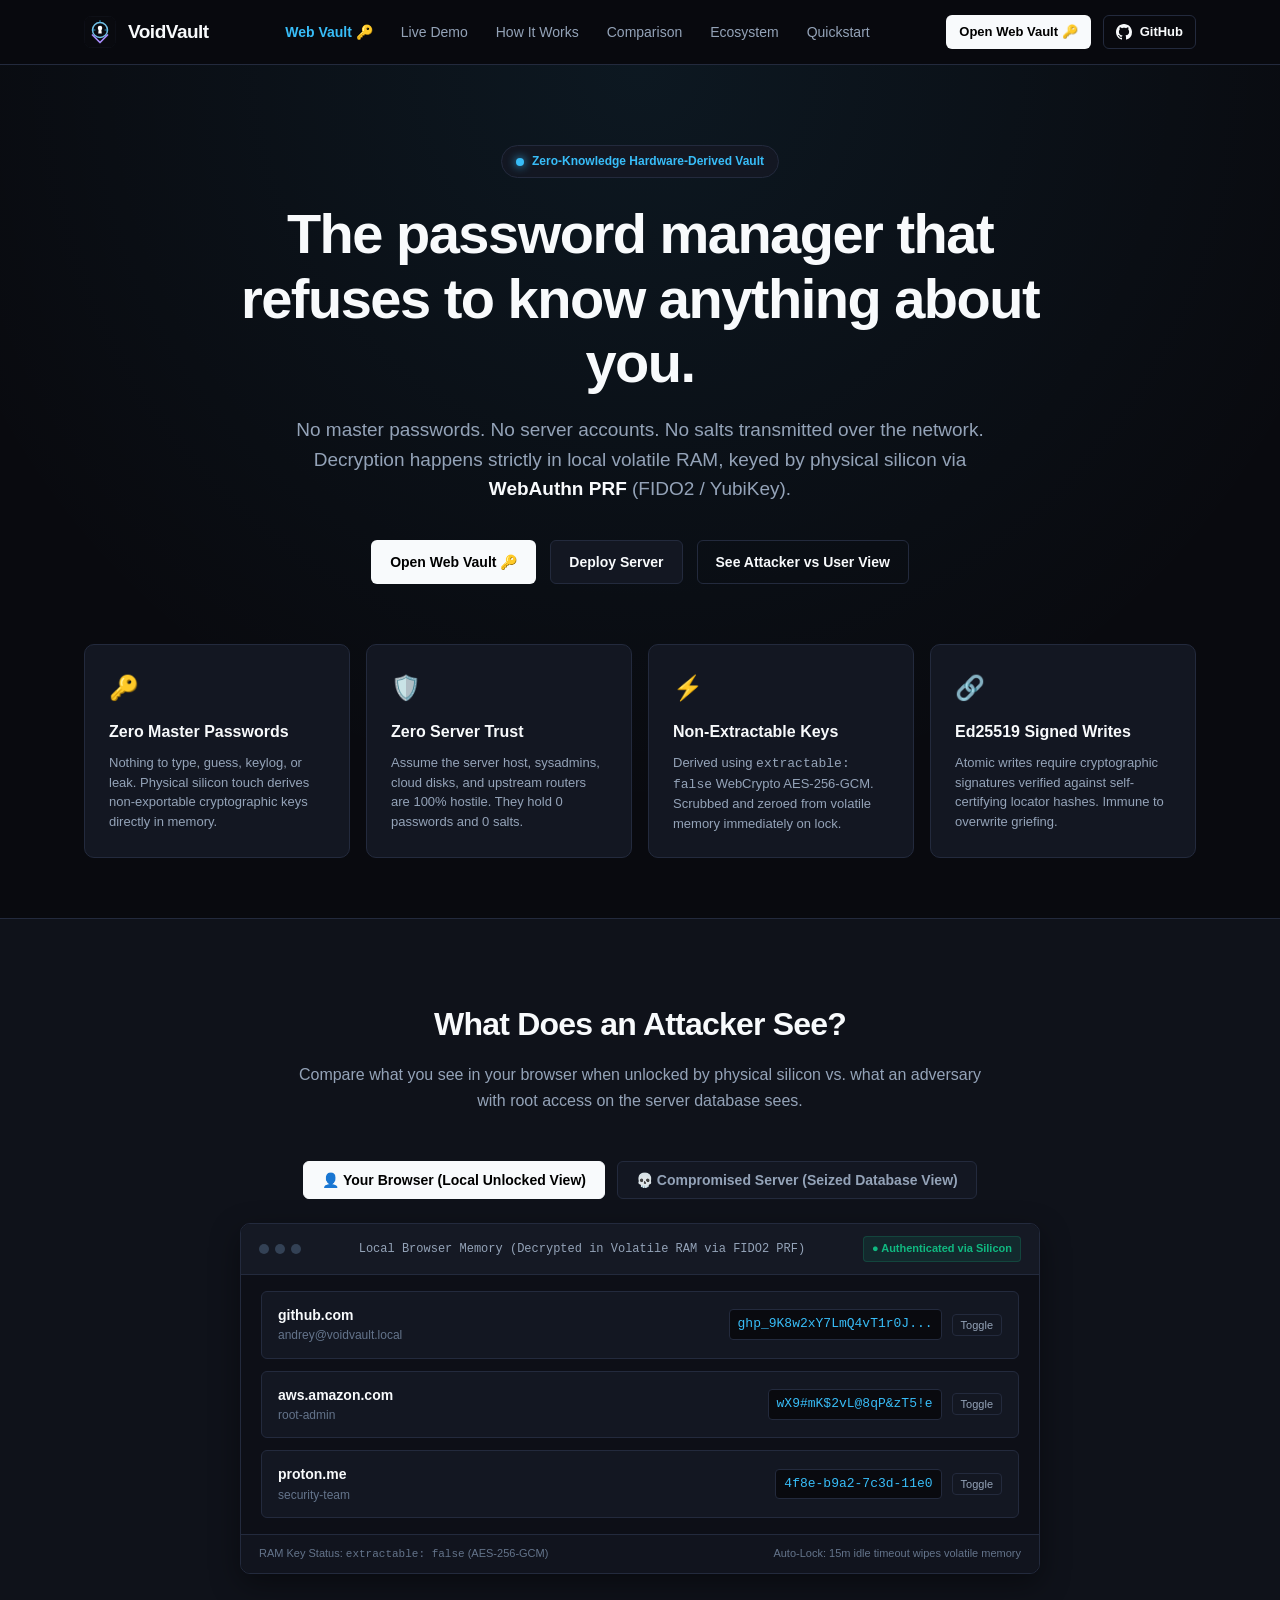
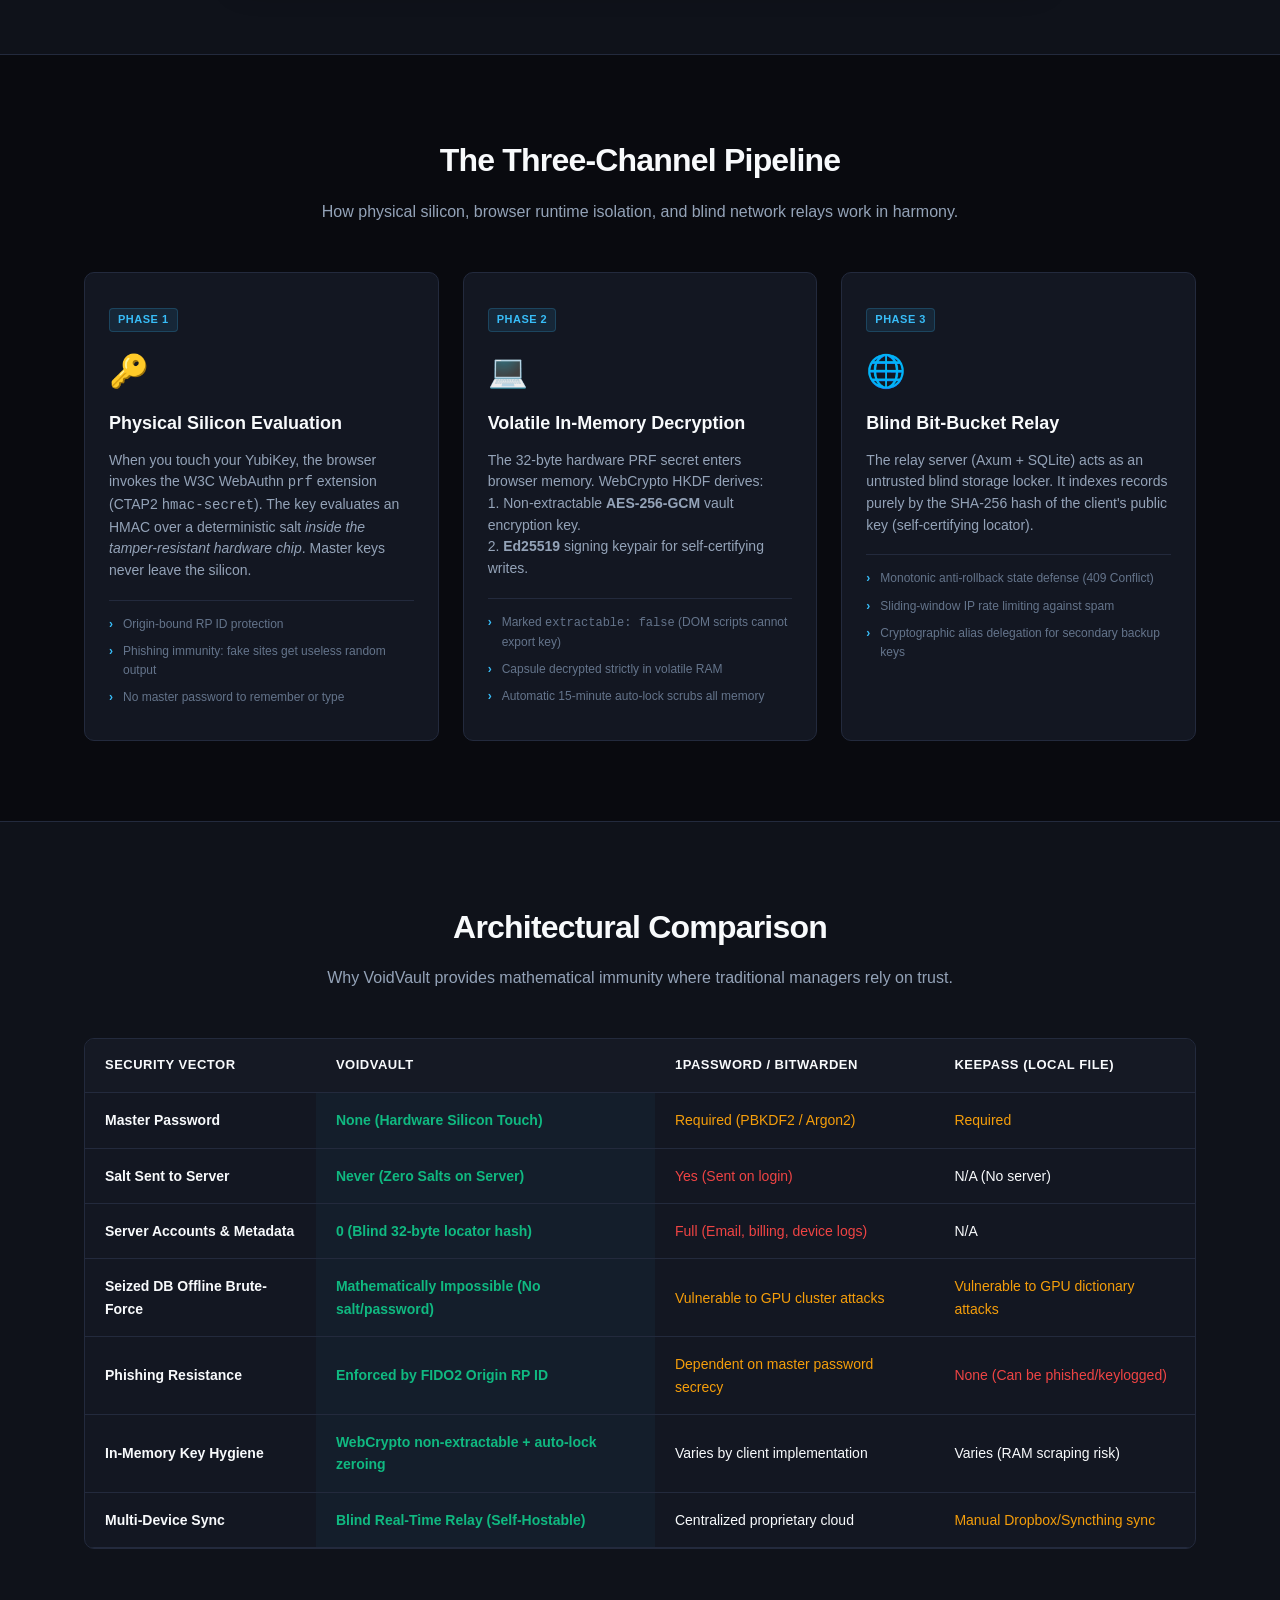
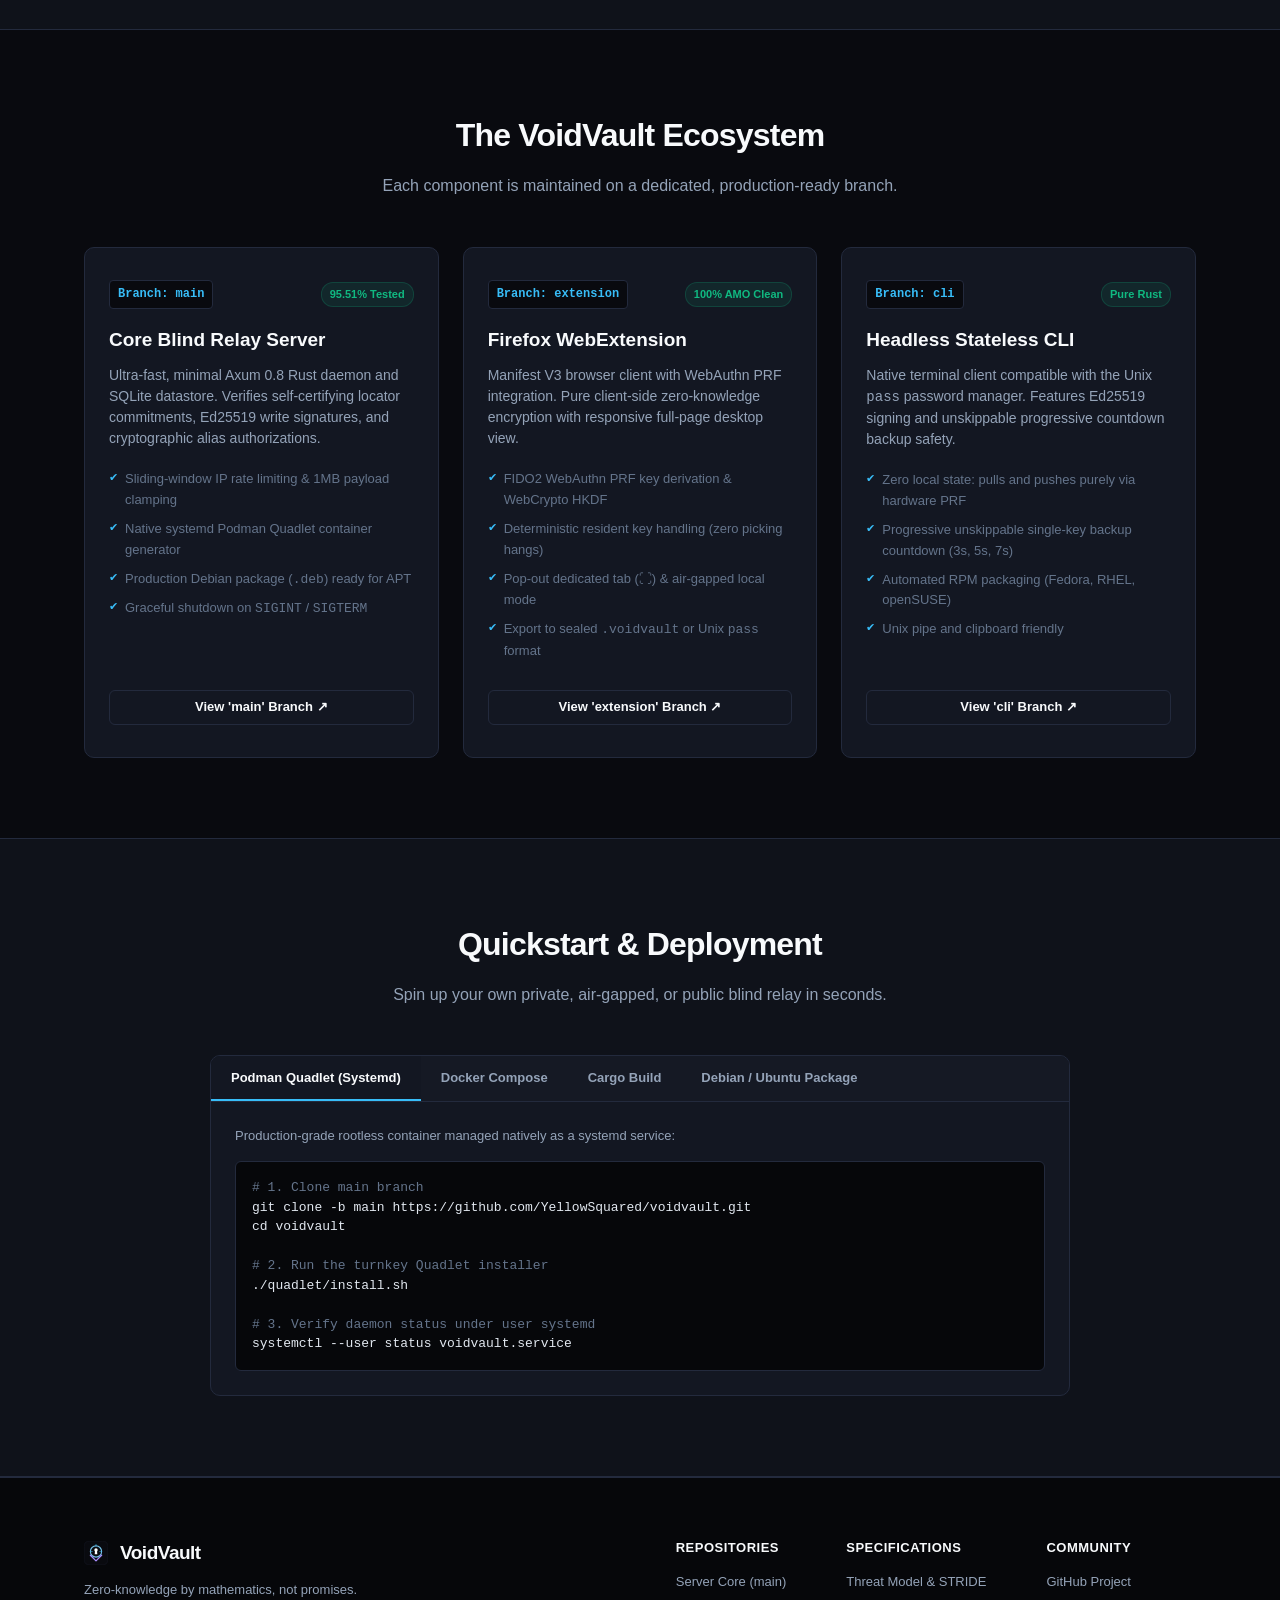
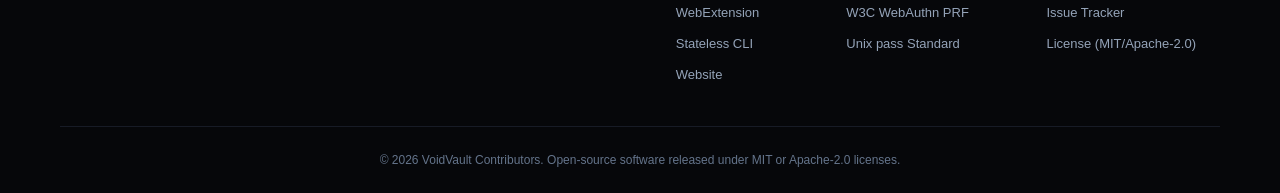
<file: index.html>
<!DOCTYPE html>
<html lang="en">
<head>
  <meta charset="UTF-8">
  <meta name="viewport" content="width=device-width, initial-scale=1.0">
  <title>VoidVault — Zero-Knowledge Hardware-Derived Vault</title>
  <meta name="description" content="Zero-knowledge password manager cryptographically bound to physical security key silicon. No master passwords, no server accounts, no salts over the wire.">
  <link rel="icon" type="image/svg+xml" href="assets/logo.svg">
  <link rel="stylesheet" href="style.css">
</head>
<body>
  <!-- Header & Navigation -->
  <header class="header">
    <div class="container nav-container">
      <a href="#" class="brand">
        <img src="assets/logo.svg" alt="VoidVault Logo" class="brand-logo" width="32" height="32">
        <span class="brand-name">VoidVault</span>
      </a>

      <nav class="nav-links">
        <a href="vault.html" style="color: var(--accent-cyan); font-weight: 600;">Web Vault 🔑</a>
        <a href="#simulator">Live Demo</a>
        <a href="#how-it-works">How It Works</a>
        <a href="#comparison">Comparison</a>
        <a href="#branches">Ecosystem</a>
        <a href="#quickstart">Quickstart</a>
      </nav>

      <div class="nav-actions">
        <a href="vault.html" class="btn btn-sm btn-primary">Open Web Vault 🔑</a>
        <a href="https://github.com/YellowSquared/voidvault" target="_blank" rel="noopener noreferrer" class="btn btn-sm btn-outline">
          <svg class="github-icon" viewBox="0 0 24 24" width="16" height="16" fill="currentColor">
            <path d="M12 0C5.37 0 0 5.37 0 12c0 5.31 3.435 9.795 8.205 11.385.6.105.825-.255.825-.57 0-.285-.015-1.23-.015-2.235-3.015.555-3.795-.735-4.035-1.41-.135-.345-.72-1.41-1.23-1.695-.42-.225-1.02-.78-.015-.795.945-.015 1.62.87 1.845 1.23 1.08 1.815 2.805 1.305 3.495.99.105-.78.42-1.305.765-1.605-2.67-.3-5.46-1.335-5.46-5.925 0-1.305.465-2.385 1.23-3.225-.12-.3-.54-1.53.12-3.18 0 0 1.005-.315 3.3 1.23.96-.27 1.98-.405 3-.405s2.04.135 3 .405c2.295-1.56 3.3-1.23 3.3-1.23.66 1.65.24 2.88.12 3.18.765.84 1.23 1.905 1.23 3.225 0 4.605-2.805 5.625-5.475 5.925.435.375.81 1.095.81 2.22 0 1.605-.015 2.895-.015 3.3 0 .315.225.69.825.57A12.02 12.02 0 0024 12c0-6.63-5.37-12-12-12z"/>
          </svg>
          <span>GitHub</span>
        </a>
      </div>
    </div>
  </header>

  <!-- Hero Section -->
  <section class="hero">
    <div class="container hero-container">
      <div class="badge-pill">
        <span class="pulse-dot"></span>
        <span>Zero-Knowledge Hardware-Derived Vault</span>
      </div>

      <h1 class="hero-title">
        The password manager that refuses to know anything about you.
      </h1>

      <p class="hero-subtitle">
        No master passwords. No server accounts. No salts transmitted over the network.
        Decryption happens strictly in local volatile RAM, keyed by physical silicon via <strong>WebAuthn PRF</strong> (FIDO2 / YubiKey).
      </p>

      <div class="hero-cta-group">
        <a href="vault.html" class="btn btn-primary">Open Web Vault 🔑</a>
        <a href="#quickstart" class="btn btn-secondary">Deploy Server</a>
        <a href="#simulator" class="btn btn-outline">See Attacker vs User View</a>
      </div>

      <!-- Trust Invariants Highlights -->
      <div class="invariants-grid">
        <div class="invariant-card">
          <div class="card-icon">🔑</div>
          <h3>Zero Master Passwords</h3>
          <p>Nothing to type, guess, keylog, or leak. Physical silicon touch derives non-exportable cryptographic keys directly in memory.</p>
        </div>
        <div class="invariant-card">
          <div class="card-icon">🛡️</div>
          <h3>Zero Server Trust</h3>
          <p>Assume the server host, sysadmins, cloud disks, and upstream routers are 100% hostile. They hold 0 passwords and 0 salts.</p>
        </div>
        <div class="invariant-card">
          <div class="card-icon">⚡</div>
          <h3>Non-Extractable Keys</h3>
          <p>Derived using <code>extractable: false</code> WebCrypto AES-256-GCM. Scrubbed and zeroed from volatile memory immediately on lock.</p>
        </div>
        <div class="invariant-card">
          <div class="card-icon">🔗</div>
          <h3>Ed25519 Signed Writes</h3>
          <p>Atomic writes require cryptographic signatures verified against self-certifying locator hashes. Immune to overwrite griefing.</p>
        </div>
      </div>
    </div>
  </section>

  <!-- Interactive Simulator: User View vs Attacker View -->
  <section id="simulator" class="section simulator-section">
    <div class="container">
      <div class="section-header">
        <h2 class="section-title">What Does an Attacker See?</h2>
        <p class="section-desc">
          Compare what you see in your browser when unlocked by physical silicon vs. what an adversary with root access on the server database sees.
        </p>
      </div>

      <div class="simulator-controls">
        <button id="btn-view-client" class="sim-toggle active">
          👤 Your Browser (Local Unlocked View)
        </button>
        <button id="btn-view-attacker" class="sim-toggle">
          💀 Compromised Server (Seized Database View)
        </button>
      </div>

      <div class="simulator-display">
        <!-- Client View Panel -->
        <div id="panel-client" class="sim-panel">
          <div class="panel-header">
            <div class="terminal-dots">
              <span></span><span></span><span></span>
            </div>
            <div class="panel-title">Local Browser Memory (Decrypted in Volatile RAM via FIDO2 PRF)</div>
            <span class="status-tag status-secure">● Authenticated via Silicon</span>
          </div>
          <div class="vault-mock-list">
            <div class="vault-mock-item">
              <div class="mock-info">
                <span class="mock-domain">github.com</span>
                <span class="mock-user">andrey@voidvault.local</span>
              </div>
              <div class="mock-secret">
                <code id="pwd-github">ghp_9K8w2xY7LmQ4vT1r0J...</code>
                <button class="btn-copy-mock" onclick="togglePasswordVisibility('pwd-github')">Toggle</button>
              </div>
            </div>
            <div class="vault-mock-item">
              <div class="mock-info">
                <span class="mock-domain">aws.amazon.com</span>
                <span class="mock-user">root-admin</span>
              </div>
              <div class="mock-secret">
                <code id="pwd-aws">wX9#mK$2vL@8qP&amp;zT5!e</code>
                <button class="btn-copy-mock" onclick="togglePasswordVisibility('pwd-aws')">Toggle</button>
              </div>
            </div>
            <div class="vault-mock-item">
              <div class="mock-info">
                <span class="mock-domain">proton.me</span>
                <span class="mock-user">security-team</span>
              </div>
              <div class="mock-secret">
                <code id="pwd-proton">4f8e-b9a2-7c3d-11e0</code>
                <button class="btn-copy-mock" onclick="togglePasswordVisibility('pwd-proton')">Toggle</button>
              </div>
            </div>
          </div>
          <div class="panel-footer">
            <span>RAM Key Status: <code>extractable: false</code> (AES-256-GCM)</span>
            <span>Auto-Lock: 15m idle timeout wipes volatile memory</span>
          </div>
        </div>

        <!-- Attacker View Panel -->
        <div id="panel-attacker" class="sim-panel hidden">
          <div class="panel-header">
            <div class="terminal-dots">
              <span></span><span></span><span></span>
            </div>
            <div class="panel-title">Server Host SQLite Store (<code>voidvault.db</code> / Seized Cloud Disk)</div>
            <span class="status-tag status-adversary">● Full Host Compromise</span>
          </div>
          <div class="adversary-content">
            <div class="db-stat-grid">
              <div class="db-stat">
                <span class="stat-num">0</span>
                <span class="stat-lbl">Master Passwords</span>
              </div>
              <div class="db-stat">
                <span class="stat-num">0</span>
                <span class="stat-lbl">Cryptographic Salts</span>
              </div>
              <div class="db-stat">
                <span class="stat-num">0</span>
                <span class="stat-lbl">User Accounts / Emails</span>
              </div>
              <div class="db-stat">
                <span class="stat-num">0</span>
                <span class="stat-lbl">Plaintext Domains</span>
              </div>
            </div>
            <div class="raw-db-record">
              <div class="db-row-label">SELECT locator, version, capsule FROM vault_records LIMIT 1;</div>
              <pre><code>{
  "locator": "7b8e1f4a9b2c3d4e5f60718293a4b5c6d7e8f901a2b3c4d5e6f708192a3b4c5d",
  "version": 4,
  "ciphertext": "z8A3+vK2lQ0j9X1mP8...[1,420 bytes of cryptographically random noise]...",
  "blake3_digest": "4c9d8a1e2f3b0c4a5e6d7f8a9b0c1d2e",
  "signing_public_key": "e3b0c44298fc1c149afbf4c8996fb92427ae41e4649b934ca495991b7852b855"
}</code></pre>
            </div>
            <p class="adversary-conclusion">
              ⚠️ <strong>Result:</strong> Mathematically unbreakable noise. Because the server never receives a salt, a password hash, or an identity, an attacker cannot even initiate an offline dictionary or GPU brute-force attack.
            </p>
          </div>
        </div>
      </div>
    </div>
  </section>

  <!-- How It Works Architecture Pipeline -->
  <section id="how-it-works" class="section">
    <div class="container">
      <div class="section-header">
        <h2 class="section-title">The Three-Channel Pipeline</h2>
        <p class="section-desc">How physical silicon, browser runtime isolation, and blind network relays work in harmony.</p>
      </div>

      <div class="pipeline-grid">
        <div class="pipeline-step">
          <div class="step-badge">Phase 1</div>
          <div class="step-icon">🔑</div>
          <h3>Physical Silicon Evaluation</h3>
          <p>
            When you touch your YubiKey, the browser invokes the W3C WebAuthn <code>prf</code> extension (CTAP2 <code>hmac-secret</code>).
            The key evaluates an HMAC over a deterministic salt <em>inside the tamper-resistant hardware chip</em>.
            Master keys never leave the silicon.
          </p>
          <ul class="step-specs">
            <li>Origin-bound RP ID protection</li>
            <li>Phishing immunity: fake sites get useless random output</li>
            <li>No master password to remember or type</li>
          </ul>
        </div>

        <div class="pipeline-step">
          <div class="step-badge">Phase 2</div>
          <div class="step-icon">💻</div>
          <h3>Volatile In-Memory Decryption</h3>
          <p>
            The 32-byte hardware PRF secret enters browser memory. WebCrypto HKDF derives:
            <br>1. Non-extractable <strong>AES-256-GCM</strong> vault encryption key.
            <br>2. <strong>Ed25519</strong> signing keypair for self-certifying writes.
          </p>
          <ul class="step-specs">
            <li>Marked <code>extractable: false</code> (DOM scripts cannot export key)</li>
            <li>Capsule decrypted strictly in volatile RAM</li>
            <li>Automatic 15-minute auto-lock scrubs all memory</li>
          </ul>
        </div>

        <div class="pipeline-step">
          <div class="step-badge">Phase 3</div>
          <div class="step-icon">🌐</div>
          <h3>Blind Bit-Bucket Relay</h3>
          <p>
            The relay server (Axum + SQLite) acts as an untrusted blind storage locker.
            It indexes records purely by the SHA-256 hash of the client's public key (self-certifying locator).
          </p>
          <ul class="step-specs">
            <li>Monotonic anti-rollback state defense (409 Conflict)</li>
            <li>Sliding-window IP rate limiting against spam</li>
            <li>Cryptographic alias delegation for secondary backup keys</li>
          </ul>
        </div>
      </div>
    </div>
  </section>

  <!-- Comparison Matrix -->
  <section id="comparison" class="section comparison-section">
    <div class="container">
      <div class="section-header">
        <h2 class="section-title">Architectural Comparison</h2>
        <p class="section-desc">Why VoidVault provides mathematical immunity where traditional managers rely on trust.</p>
      </div>

      <div class="table-wrapper">
        <table class="comparison-table">
          <thead>
            <tr>
              <th>Security Vector</th>
              <th class="col-highlight">VoidVault</th>
              <th>1Password / Bitwarden</th>
              <th>KeePass (Local File)</th>
            </tr>
          </thead>
          <tbody>
            <tr>
              <td><strong>Master Password</strong></td>
              <td class="col-highlight text-success">None (Hardware Silicon Touch)</td>
              <td class="text-warning">Required (PBKDF2 / Argon2)</td>
              <td class="text-warning">Required</td>
            </tr>
            <tr>
              <td><strong>Salt Sent to Server</strong></td>
              <td class="col-highlight text-success">Never (Zero Salts on Server)</td>
              <td class="text-danger">Yes (Sent on login)</td>
              <td>N/A (No server)</td>
            </tr>
            <tr>
              <td><strong>Server Accounts &amp; Metadata</strong></td>
              <td class="col-highlight text-success">0 (Blind 32-byte locator hash)</td>
              <td class="text-danger">Full (Email, billing, device logs)</td>
              <td>N/A</td>
            </tr>
            <tr>
              <td><strong>Seized DB Offline Brute-Force</strong></td>
              <td class="col-highlight text-success">Mathematically Impossible (No salt/password)</td>
              <td class="text-warning">Vulnerable to GPU cluster attacks</td>
              <td class="text-warning">Vulnerable to GPU dictionary attacks</td>
            </tr>
            <tr>
              <td><strong>Phishing Resistance</strong></td>
              <td class="col-highlight text-success">Enforced by FIDO2 Origin RP ID</td>
              <td class="text-warning">Dependent on master password secrecy</td>
              <td class="text-danger">None (Can be phished/keylogged)</td>
            </tr>
            <tr>
              <td><strong>In-Memory Key Hygiene</strong></td>
              <td class="col-highlight text-success">WebCrypto non-extractable + auto-lock zeroing</td>
              <td>Varies by client implementation</td>
              <td>Varies (RAM scraping risk)</td>
            </tr>
            <tr>
              <td><strong>Multi-Device Sync</strong></td>
              <td class="col-highlight text-success">Blind Real-Time Relay (Self-Hostable)</td>
              <td>Centralized proprietary cloud</td>
              <td class="text-warning">Manual Dropbox/Syncthing sync</td>
            </tr>
          </tbody>
        </table>
      </div>
    </div>
  </section>

  <!-- Repository Ecosystem & Branches -->
  <section id="branches" class="section">
    <div class="container">
      <div class="section-header">
        <h2 class="section-title">The VoidVault Ecosystem</h2>
        <p class="section-desc">Each component is maintained on a dedicated, production-ready branch.</p>
      </div>

      <div class="branches-grid">
        <div class="branch-card">
          <div class="branch-header">
            <span class="branch-tag">Branch: main</span>
            <span class="branch-cov">95.51% Tested</span>
          </div>
          <h3>Core Blind Relay Server</h3>
          <p>
            Ultra-fast, minimal Axum 0.8 Rust daemon and SQLite datastore.
            Verifies self-certifying locator commitments, Ed25519 write signatures, and cryptographic alias authorizations.
          </p>
          <ul class="branch-features">
            <li>Sliding-window IP rate limiting &amp; 1MB payload clamping</li>
            <li>Native systemd Podman Quadlet container generator</li>
            <li>Production Debian package (<code>.deb</code>) ready for APT</li>
            <li>Graceful shutdown on <code>SIGINT</code> / <code>SIGTERM</code></li>
          </ul>
          <a href="https://github.com/YellowSquared/voidvault/tree/main" target="_blank" rel="noopener noreferrer" class="btn btn-sm btn-outline">
            View 'main' Branch ↗
          </a>
        </div>

        <div class="branch-card">
          <div class="branch-header">
            <span class="branch-tag">Branch: extension</span>
            <span class="branch-cov">100% AMO Clean</span>
          </div>
          <h3>Firefox WebExtension</h3>
          <p>
            Manifest V3 browser client with WebAuthn PRF integration.
            Pure client-side zero-knowledge encryption with responsive full-page desktop view.
          </p>
          <ul class="branch-features">
            <li>FIDO2 WebAuthn PRF key derivation &amp; WebCrypto HKDF</li>
            <li>Deterministic resident key handling (zero picking hangs)</li>
            <li>Pop-out dedicated tab (<code>⛶</code>) &amp; air-gapped local mode</li>
            <li>Export to sealed <code>.voidvault</code> or Unix <code>pass</code> format</li>
          </ul>
          <a href="https://github.com/YellowSquared/voidvault/tree/extension" target="_blank" rel="noopener noreferrer" class="btn btn-sm btn-outline">
            View 'extension' Branch ↗
          </a>
        </div>

        <div class="branch-card">
          <div class="branch-header">
            <span class="branch-tag">Branch: cli</span>
            <span class="branch-cov">Pure Rust</span>
          </div>
          <h3>Headless Stateless CLI</h3>
          <p>
            Native terminal client compatible with the Unix <code>pass</code> password manager.
            Features Ed25519 signing and unskippable progressive countdown backup safety.
          </p>
          <ul class="branch-features">
            <li>Zero local state: pulls and pushes purely via hardware PRF</li>
            <li>Progressive unskippable single-key backup countdown (3s, 5s, 7s)</li>
            <li>Automated RPM packaging (Fedora, RHEL, openSUSE)</li>
            <li>Unix pipe and clipboard friendly</li>
          </ul>
          <a href="https://github.com/YellowSquared/voidvault/tree/cli" target="_blank" rel="noopener noreferrer" class="btn btn-sm btn-outline">
            View 'cli' Branch ↗
          </a>
        </div>
      </div>
    </div>
  </section>

  <!-- Quickstart Guide -->
  <section id="quickstart" class="section quickstart-section">
    <div class="container">
      <div class="section-header">
        <h2 class="section-title">Quickstart &amp; Deployment</h2>
        <p class="section-desc">Spin up your own private, air-gapped, or public blind relay in seconds.</p>
      </div>

      <div class="tabs-container">
        <div class="tabs-nav">
          <button class="tab-btn active" onclick="showTab('tab-quadlet')">Podman Quadlet (Systemd)</button>
          <button class="tab-btn" onclick="showTab('tab-docker')">Docker Compose</button>
          <button class="tab-btn" onclick="showTab('tab-cargo')">Cargo Build</button>
          <button class="tab-btn" onclick="showTab('tab-deb')">Debian / Ubuntu Package</button>
        </div>

        <div id="tab-quadlet" class="tab-content active">
          <p class="tab-info">Production-grade rootless container managed natively as a systemd service:</p>
          <pre><code><span class="code-comment"># 1. Clone main branch</span>
git clone -b main https://github.com/YellowSquared/voidvault.git
cd voidvault

<span class="code-comment"># 2. Run the turnkey Quadlet installer</span>
./quadlet/install.sh

<span class="code-comment"># 3. Verify daemon status under user systemd</span>
systemctl --user status voidvault.service</code></pre>
        </div>

        <div id="tab-docker" class="tab-content">
          <p class="tab-info">Standard Docker container with persistent SQLite volume:</p>
          <pre><code><span class="code-comment"># 1. Clone main branch</span>
git clone -b main https://github.com/YellowSquared/voidvault.git
cd voidvault

<span class="code-comment"># 2. Launch with Docker Compose</span>
docker compose up -d

<span class="code-comment"># 3. Verify health endpoint</span>
curl http://localhost:8080/health</code></pre>
        </div>

        <div id="tab-cargo" class="tab-content">
          <p class="tab-info">Compile and run directly with the Rust toolchain:</p>
          <pre><code><span class="code-comment"># 1. Clone main branch</span>
git clone -b main https://github.com/YellowSquared/voidvault.git
cd voidvault/server

<span class="code-comment"># 2. Run the test suite (18 unit & integration tests)</span>
cargo test

<span class="code-comment"># 3. Launch the high-performance release server</span>
cargo run --release</code></pre>
        </div>

        <div id="tab-deb" class="tab-content">
          <p class="tab-info">Install directly on Ubuntu, Debian, or Linux Mint:</p>
          <pre><code><span class="code-comment"># 1. Build or download the .deb package from releases</span>
cd voidvault/server
cargo deb --no-build

<span class="code-comment"># 2. Install via dpkg / apt</span>
sudo dpkg -i target/debian/voidvault-server_0.2.0-1_amd64.deb

<span class="code-comment"># 3. Service starts automatically via systemd</span>
sudo systemctl status voidvault-server</code></pre>
        </div>
      </div>
    </div>
  </section>

  <!-- Footer -->
  <footer class="footer">
    <div class="container footer-container">
      <div class="footer-brand">
        <div class="brand">
          <img src="assets/logo.svg" alt="VoidVault Logo" width="24" height="24">
          <span class="brand-name">VoidVault</span>
        </div>
        <p class="footer-tagline">Zero-knowledge by mathematics, not promises.</p>
      </div>

      <div class="footer-links">
        <div class="footer-col">
          <h4>Repositories</h4>
          <a href="https://github.com/YellowSquared/voidvault/tree/main">Server Core (main)</a>
          <a href="https://github.com/YellowSquared/voidvault/tree/extension">WebExtension</a>
          <a href="https://github.com/YellowSquared/voidvault/tree/cli">Stateless CLI</a>
          <a href="https://github.com/YellowSquared/voidvault/tree/website">Website</a>
        </div>
        <div class="footer-col">
          <h4>Specifications</h4>
          <a href="https://github.com/YellowSquared/voidvault/blob/main/THREAT_MODEL.md">Threat Model &amp; STRIDE</a>
          <a href="https://w3c.github.io/webauthn/#prf-extension" target="_blank" rel="noopener">W3C WebAuthn PRF</a>
          <a href="https://www.passwordstore.org/" target="_blank" rel="noopener">Unix pass Standard</a>
        </div>
        <div class="footer-col">
          <h4>Community</h4>
          <a href="https://github.com/YellowSquared/voidvault">GitHub Project</a>
          <a href="https://github.com/YellowSquared/voidvault/issues">Issue Tracker</a>
          <a href="https://github.com/YellowSquared/voidvault/blob/main/LICENSE">License (MIT/Apache-2.0)</a>
        </div>
      </div>
    </div>
    <div class="container footer-bottom">
      <p>© 2026 VoidVault Contributors. Open-source software released under MIT or Apache-2.0 licenses.</p>
    </div>
  </footer>

  <script src="app.js"></script>
</body>
</html>
</file>
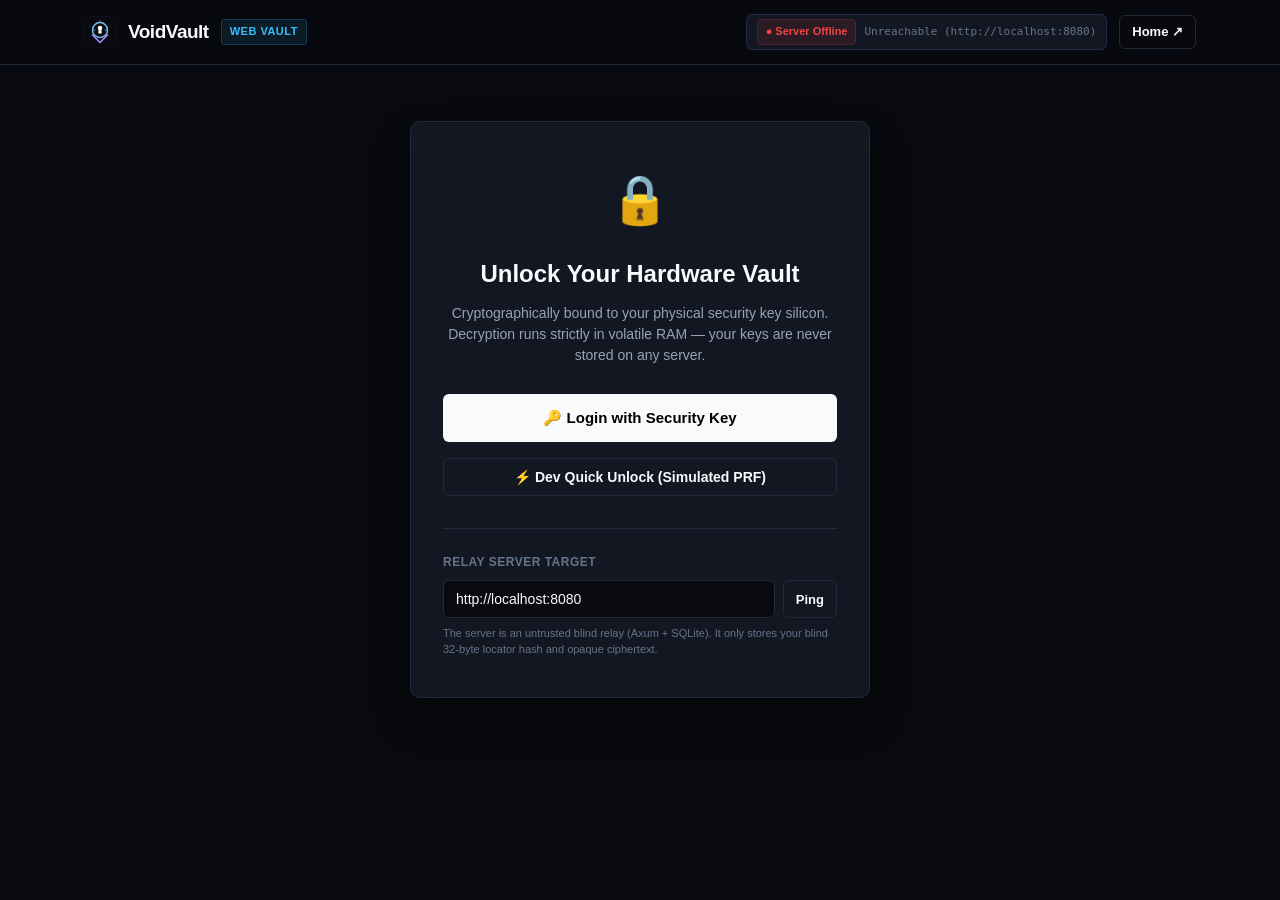
<file: vault.html>
<!DOCTYPE html>
<html lang="en">
<head>
  <meta charset="UTF-8">
  <meta name="viewport" content="width=device-width, initial-scale=1.0">
  <title>VoidVault — Web Vault (FIDO2 / YubiKey)</title>
  <meta name="description" content="Direct client-side Web Vault connected to the VoidVault relay server. Zero-knowledge hardware decryption via WebAuthn PRF.">
  <link rel="icon" type="image/svg+xml" href="assets/logo.svg">
  <link rel="stylesheet" href="style.css">
</head>
<body class="vault-body">
  <!-- Header -->
  <header class="header">
    <div class="container nav-container">
      <div class="brand">
        <a href="index.html" class="brand" title="Return to Homepage">
          <img src="assets/logo.svg" alt="VoidVault Logo" class="brand-logo" width="32" height="32">
          <span class="brand-name">VoidVault</span>
        </a>
        <span class="vault-app-badge">Web Vault</span>
      </div>

      <div class="vault-header-actions">
        <div class="server-status-pill" title="Relay Server Connection Status">
          <span id="server-status-badge" class="status-tag status-adversary">● Checking...</span>
          <span id="server-latency-label" class="server-latency-text">http://localhost:8080</span>
        </div>
        <button id="btn-header-lock" class="btn btn-sm btn-outline hidden">🔒 Lock</button>
        <a href="index.html" class="btn btn-sm btn-outline">Home ↗</a>
      </div>
    </div>
  </header>

  <!-- Global Alert & Toast Banners -->
  <div class="container message-container">
    <div id="error-box" class="alert-box alert-danger hidden"></div>
    <div id="toast" class="toast-popup hidden"></div>
  </div>

  <!-- MAIN APP VIEW -->
  <main class="container vault-main">
    <!-- 1. LOCKED VIEW -->
    <section id="view-locked" class="vault-panel-locked">
      <div class="locked-card">
        <div class="locked-icon-shield">🔒</div>
        <h2 class="locked-heading">Unlock Your Hardware Vault</h2>
        <p class="locked-desc">
          Cryptographically bound to your physical security key silicon.
          Decryption runs strictly in volatile RAM — your keys are never stored on any server.
        </p>

        <!-- Primary Action: Unified Login & Auto-Register -->
        <button id="btn-unlock-hw" class="btn btn-primary btn-lg btn-block">
          🔑 Login with Security Key
        </button>

        <!-- Secondary Actions -->
        <div class="locked-alt-actions">
          <button id="btn-dev-unlock" class="btn btn-secondary btn-block">
            ⚡ Dev Quick Unlock (Simulated PRF)
          </button>
        </div>

        <!-- Server Configuration Drawer -->
        <div class="server-config-card">
          <div class="server-config-header">
            <span class="server-config-title">Relay Server Target</span>
            <span id="ping-result" class="ping-status-text"></span>
          </div>
          <div class="server-input-group">
            <input type="text" id="input-server-url" class="form-input" value="http://localhost:8080" placeholder="http://localhost:8080">
            <button id="btn-test-ping" class="btn btn-sm btn-outline">Ping</button>
          </div>
          <p class="server-config-hint">
            The server is an untrusted blind relay (Axum + SQLite). It only stores your blind 32-byte locator hash and opaque ciphertext.
          </p>
        </div>
      </div>
    </section>

    <!-- 2. UNLOCKED VIEW -->
    <section id="view-unlocked" class="vault-panel-unlocked hidden">
      <!-- Vault Status Bar -->
      <div class="unlocked-status-bar">
        <div class="status-meta-group">
          <div class="locator-display" title="Your Blind Locator Hash (SHA-256 of Ed25519 public key)">
            <span class="meta-label">Locator:</span>
            <code id="active-locator-text" class="meta-code">Loading...</code>
            <button id="btn-copy-locator" class="btn-sm btn-outline" title="Copy Locator Hash">Copy</button>
          </div>
          <div class="version-display">
            <span class="meta-label">State:</span>
            <span id="sync-version-label" class="badge-version">v1</span>
          </div>
        </div>

        <div class="autolock-display" title="Time remaining before memory is zeroed">
          <span class="meta-label">Auto-Lock:</span>
          <span id="autolock-timer-label" class="autolock-timer">15:00</span>
        </div>
      </div>

      <!-- Action & Search Toolbar -->
      <div class="vault-toolbar">
        <div class="search-box">
          <input type="text" id="search-input" class="form-input search-input" placeholder="Search by title, domain, username, or notes..." autocomplete="off">
        </div>
        <div class="toolbar-btn-group">
          <button id="btn-new-secret" class="btn btn-primary">+ New Secret</button>
          <button id="btn-sync-now" class="btn btn-outline" title="Pull latest updates and push in-memory changes to server">Sync with Server</button>
          <button id="btn-export-backup" class="btn btn-outline" title="Export sealed .voidvault encrypted backup">Export Backup</button>
        </div>
      </div>

      <!-- Secrets Grid -->
      <div id="secrets-container" class="secrets-grid">
        <!-- Dynamically populated via vault.js -->
      </div>

      <!-- Empty State Notice -->
      <div id="empty-vault-notice" class="empty-state-card hidden">
        Your vault is currently empty. Click <strong>"+ New Secret"</strong> to add your first password!
      </div>
    </section>
  </main>

  <!-- Add / Edit Secret Modal -->
  <div id="modal-secret" class="modal-overlay hidden">
    <div class="modal-card">
      <div class="modal-header">
        <h3 id="modal-title" class="modal-heading">Add New Secret</h3>
        <button id="btn-close-modal" class="btn-modal-close">&times;</button>
      </div>

      <form id="form-secret" class="modal-form">
        <input type="hidden" id="field-id">

        <div class="form-group">
          <label for="field-title" class="form-label">Title / Service</label>
          <input type="text" id="field-title" class="form-input" placeholder="e.g. GitHub, AWS Console, ProtonMail" required>
        </div>

        <div class="form-group">
          <label for="field-domain" class="form-label">Website Domain / URL</label>
          <input type="text" id="field-domain" class="form-input" placeholder="e.g. github.com">
        </div>

        <div class="form-group">
          <label for="field-username" class="form-label">Username / Email</label>
          <input type="text" id="field-username" class="form-input" placeholder="e.g. andrey@voidvault.local">
        </div>

        <div class="form-group">
          <div class="form-label-row">
            <label for="field-password" class="form-label">Password</label>
            <button type="button" id="btn-generate-pass" class="btn-link-action">🎲 Generate Strong</button>
          </div>
          <input type="text" id="field-password" class="form-input font-mono" placeholder="Enter or generate password" required>
        </div>

        <div class="form-group">
          <label for="field-notes" class="form-label">Notes (Unix <code>pass</code> format compatible)</label>
          <textarea id="field-notes" class="form-textarea" rows="3" placeholder="Additional metadata, recovery codes, or notes..."></textarea>
        </div>

        <div class="modal-actions">
          <button type="button" id="btn-cancel-modal" class="btn btn-outline">Cancel</button>
          <button type="submit" class="btn btn-primary">Save &amp; Sync to Server</button>
        </div>
      </form>
    </div>
  </div>

  <!-- Scripts -->
  <script src="crypto.js"></script>
  <script src="vault.js"></script>
</body>
</html>
</file>
<file: style.css>
/**
 * VoidVault Website Stylesheet
 * Ultra-clean, modern obsidian tech aesthetic with crisp typography and high contrast.
 */

:root {
  --bg-primary: #090a0f;
  --bg-secondary: #0f121a;
  --bg-card: #131722;
  --bg-subtle: #191f2e;
  --border-color: #232a3d;
  --border-focus: #3b82f6;

  --text-primary: #f8fafc;
  --text-secondary: #94a3b8;
  --text-muted: #64748b;

  --accent-cyan: #38bdf8;
  --accent-cyan-subtle: rgba(56, 189, 248, 0.1);
  --accent-violet: #a78bfa;
  --accent-violet-subtle: rgba(167, 139, 250, 0.1);

  --success: #10b981;
  --success-subtle: rgba(16, 185, 129, 0.1);
  --danger: #ef4444;
  --danger-subtle: rgba(239, 68, 68, 0.1);
  --warning: #f59e0b;

  --font-sans: -apple-system, BlinkMacSystemFont, "Segoe UI", Roboto, "Inter", sans-serif;
  --font-mono: ui-monospace, SFMono-Regular, Menlo, Monaco, Consolas, "JetBrains Mono", monospace;

  --radius-sm: 6px;
  --radius-md: 10px;
  --radius-lg: 16px;
  --max-width: 1160px;
}

* {
  box-sizing: border-box;
  margin: 0;
  padding: 0;
}

html {
  scroll-behavior: smooth;
}

body {
  font-family: var(--font-sans);
  background-color: var(--bg-primary);
  color: var(--text-primary);
  line-height: 1.6;
  font-size: 16px;
  -webkit-font-smoothing: antialiased;
}

/* Container */
.container {
  width: 100%;
  max-width: var(--max-width);
  margin: 0 auto;
  padding: 0 24px;
}

/* Header & Nav */
.header {
  position: sticky;
  top: 0;
  z-index: 50;
  background-color: rgba(9, 10, 15, 0.85);
  backdrop-filter: blur(12px);
  -webkit-backdrop-filter: blur(12px);
  border-bottom: 1px solid var(--border-color);
}

.nav-container {
  display: flex;
  align-items: center;
  justify-content: space-between;
  height: 64px;
}

.brand {
  display: flex;
  align-items: center;
  gap: 12px;
  text-decoration: none;
  color: var(--text-primary);
}

.brand-logo {
  border-radius: 8px;
}

.brand-name {
  font-size: 19px;
  font-weight: 700;
  letter-spacing: -0.5px;
}

.nav-links {
  display: flex;
  align-items: center;
  gap: 28px;
}

.nav-links a {
  color: var(--text-secondary);
  text-decoration: none;
  font-size: 14px;
  font-weight: 500;
  transition: color 0.15s;
}

.nav-links a:hover {
  color: var(--text-primary);
}

.nav-actions {
  display: flex;
  align-items: center;
  gap: 12px;
}

/* Buttons */
.btn {
  display: inline-flex;
  align-items: center;
  justify-content: center;
  gap: 8px;
  padding: 10px 18px;
  border-radius: var(--radius-sm);
  font-size: 14px;
  font-weight: 600;
  text-decoration: none;
  cursor: pointer;
  transition: all 0.15s;
  border: 1px solid transparent;
}

.btn-sm {
  padding: 6px 12px;
  font-size: 13px;
}

.btn-primary {
  background-color: var(--text-primary);
  color: #000000;
}

.btn-primary:hover {
  background-color: #e2e8f0;
}

.btn-secondary {
  background-color: var(--bg-card);
  color: var(--text-primary);
  border-color: var(--border-color);
}

.btn-secondary:hover {
  background-color: var(--bg-subtle);
  border-color: var(--text-secondary);
}

.btn-outline {
  background: transparent;
  color: var(--text-primary);
  border-color: var(--border-color);
}

.btn-outline:hover {
  background: var(--bg-card);
  border-color: var(--text-secondary);
}

/* Hero Section */
.hero {
  padding: 80px 0 60px;
  border-bottom: 1px solid var(--border-color);
  background: radial-gradient(circle at 50% 0%, rgba(56, 189, 248, 0.08) 0%, transparent 70%);
}

.hero-container {
  display: flex;
  flex-direction: column;
  align-items: center;
  text-align: center;
}

.badge-pill {
  display: inline-flex;
  align-items: center;
  gap: 8px;
  padding: 6px 14px;
  border-radius: 9999px;
  background-color: var(--bg-card);
  border: 1px solid var(--border-color);
  font-size: 12px;
  font-weight: 600;
  color: var(--accent-cyan);
  margin-bottom: 24px;
}

.pulse-dot {
  width: 8px;
  height: 8px;
  border-radius: 50%;
  background-color: var(--accent-cyan);
  box-shadow: 0 0 10px var(--accent-cyan);
}

.hero-title {
  font-size: clamp(32px, 5vw, 56px);
  font-weight: 800;
  letter-spacing: -1.5px;
  line-height: 1.15;
  max-width: 860px;
  margin-bottom: 20px;
}

.hero-subtitle {
  font-size: clamp(16px, 2vw, 19px);
  color: var(--text-secondary);
  max-width: 720px;
  margin-bottom: 36px;
  font-weight: 400;
  line-height: 1.55;
}

.hero-subtitle strong {
  color: var(--text-primary);
}

.hero-cta-group {
  display: flex;
  flex-wrap: wrap;
  justify-content: center;
  gap: 14px;
  margin-bottom: 60px;
}

/* Invariants Grid */
.invariants-grid {
  display: grid;
  grid-template-columns: repeat(auto-fit, minmax(240px, 1fr));
  gap: 16px;
  width: 100%;
}

.invariant-card {
  background-color: var(--bg-card);
  border: 1px solid var(--border-color);
  border-radius: var(--radius-md);
  padding: 24px;
  text-align: left;
  transition: transform 0.15s, border-color 0.15s;
}

.invariant-card:hover {
  border-color: var(--border-focus);
}

.card-icon {
  font-size: 24px;
  margin-bottom: 12px;
}

.invariant-card h3 {
  font-size: 16px;
  font-weight: 700;
  margin-bottom: 8px;
}

.invariant-card p {
  font-size: 13px;
  color: var(--text-secondary);
  line-height: 1.5;
}

/* Section Shared */
.section {
  padding: 80px 0;
  border-bottom: 1px solid var(--border-color);
}

.section-header {
  text-align: center;
  max-width: 700px;
  margin: 0 auto 48px;
}

.section-title {
  font-size: 32px;
  font-weight: 700;
  letter-spacing: -0.8px;
  margin-bottom: 12px;
}

.section-desc {
  font-size: 16px;
  color: var(--text-secondary);
}

/* Simulator Section */
.simulator-section {
  background-color: var(--bg-secondary);
}

.simulator-controls {
  display: flex;
  justify-content: center;
  gap: 12px;
  margin-bottom: 24px;
}

.sim-toggle {
  background: var(--bg-card);
  border: 1px solid var(--border-color);
  color: var(--text-secondary);
  padding: 10px 18px;
  border-radius: var(--radius-sm);
  font-size: 14px;
  font-weight: 600;
  cursor: pointer;
  transition: all 0.15s;
}

.sim-toggle.active {
  background: var(--text-primary);
  color: #000000;
  border-color: var(--text-primary);
}

.simulator-display {
  max-width: 800px;
  margin: 0 auto;
}

.sim-panel {
  background: #0d0f17;
  border: 1px solid var(--border-color);
  border-radius: var(--radius-md);
  overflow: hidden;
  box-shadow: 0 10px 30px rgba(0, 0, 0, 0.4);
}

.panel-header {
  display: flex;
  align-items: center;
  justify-content: space-between;
  padding: 12px 18px;
  background-color: #151924;
  border-bottom: 1px solid var(--border-color);
}

.terminal-dots {
  display: flex;
  gap: 6px;
}

.terminal-dots span {
  width: 10px;
  height: 10px;
  border-radius: 50%;
  background: #334155;
}

.panel-title {
  font-size: 12px;
  font-family: var(--font-mono);
  color: var(--text-secondary);
}

.status-tag {
  font-size: 11px;
  font-weight: 600;
  padding: 3px 8px;
  border-radius: 4px;
}

.status-secure {
  background: var(--success-subtle);
  color: var(--success);
  border: 1px solid rgba(16, 185, 129, 0.2);
}

.status-adversary {
  background: var(--danger-subtle);
  color: var(--danger);
  border: 1px solid rgba(239, 68, 68, 0.2);
}

/* Vault Mock Items */
.vault-mock-list {
  padding: 16px 20px;
  display: flex;
  flex-direction: column;
  gap: 12px;
}

.vault-mock-item {
  display: flex;
  align-items: center;
  justify-content: space-between;
  background: var(--bg-card);
  padding: 12px 16px;
  border-radius: var(--radius-sm);
  border: 1px solid var(--border-color);
}

.mock-info {
  display: flex;
  flex-direction: column;
}

.mock-domain {
  font-weight: 600;
  font-size: 14px;
}

.mock-user {
  font-size: 12px;
  color: var(--text-muted);
}

.mock-secret {
  display: flex;
  align-items: center;
  gap: 10px;
}

.mock-secret code {
  font-family: var(--font-mono);
  font-size: 13px;
  color: var(--accent-cyan);
  background: #090a0f;
  padding: 4px 8px;
  border-radius: 4px;
  border: 1px solid var(--border-color);
}

.btn-copy-mock {
  background: transparent;
  border: 1px solid var(--border-color);
  color: var(--text-secondary);
  padding: 4px 8px;
  border-radius: 4px;
  font-size: 11px;
  cursor: pointer;
}

.btn-copy-mock:hover {
  background: var(--bg-subtle);
  color: var(--text-primary);
}

.panel-footer {
  display: flex;
  justify-content: space-between;
  padding: 10px 18px;
  background: #11141e;
  border-top: 1px solid var(--border-color);
  font-size: 11px;
  color: var(--text-muted);
}

/* Adversary Mock View */
.adversary-content {
  padding: 24px;
}

.db-stat-grid {
  display: grid;
  grid-template-columns: repeat(4, 1fr);
  gap: 12px;
  margin-bottom: 20px;
}

.db-stat {
  background: var(--bg-card);
  border: 1px solid var(--border-color);
  border-radius: var(--radius-sm);
  padding: 14px;
  text-align: center;
}

.stat-num {
  display: block;
  font-size: 28px;
  font-weight: 800;
  color: var(--danger);
  font-family: var(--font-mono);
}

.stat-lbl {
  font-size: 11px;
  color: var(--text-secondary);
  font-weight: 500;
}

.raw-db-record {
  background: #06070a;
  border: 1px solid var(--border-color);
  border-radius: var(--radius-sm);
  padding: 16px;
  margin-bottom: 16px;
}

.db-row-label {
  font-family: var(--font-mono);
  font-size: 12px;
  color: var(--accent-violet);
  margin-bottom: 8px;
  font-weight: 600;
}

.raw-db-record pre {
  margin: 0;
  font-family: var(--font-mono);
  font-size: 12px;
  color: var(--text-secondary);
  overflow-x: auto;
}

.adversary-conclusion {
  font-size: 13px;
  color: #cbd5e1;
  background: rgba(239, 68, 68, 0.05);
  border: 1px solid rgba(239, 68, 68, 0.2);
  padding: 12px 16px;
  border-radius: var(--radius-sm);
  line-height: 1.5;
}

/* Pipeline Grid */
.pipeline-grid {
  display: grid;
  grid-template-columns: repeat(auto-fit, minmax(300px, 1fr));
  gap: 24px;
}

.pipeline-step {
  background: var(--bg-card);
  border: 1px solid var(--border-color);
  border-radius: var(--radius-md);
  padding: 32px 24px;
  position: relative;
}

.step-badge {
  display: inline-block;
  font-size: 11px;
  font-weight: 700;
  text-transform: uppercase;
  letter-spacing: 0.5px;
  color: var(--accent-cyan);
  background: var(--accent-cyan-subtle);
  border: 1px solid rgba(56, 189, 248, 0.2);
  padding: 2px 8px;
  border-radius: 4px;
  margin-bottom: 14px;
}

.step-icon {
  font-size: 32px;
  margin-bottom: 12px;
}

.pipeline-step h3 {
  font-size: 18px;
  font-weight: 700;
  margin-bottom: 12px;
}

.pipeline-step p {
  font-size: 14px;
  color: var(--text-secondary);
  margin-bottom: 18px;
  line-height: 1.55;
}

.step-specs {
  list-style: none;
  border-top: 1px solid var(--border-color);
  padding-top: 14px;
  display: flex;
  flex-direction: column;
  gap: 8px;
}

.step-specs li {
  font-size: 12px;
  color: var(--text-muted);
  position: relative;
  padding-left: 14px;
}

.step-specs li::before {
  content: "›";
  position: absolute;
  left: 0;
  color: var(--accent-cyan);
  font-weight: bold;
}

/* Comparison Table */
.comparison-section {
  background-color: var(--bg-secondary);
}

.table-wrapper {
  overflow-x: auto;
  border: 1px solid var(--border-color);
  border-radius: var(--radius-md);
  background: var(--bg-card);
}

.comparison-table {
  width: 100%;
  border-collapse: collapse;
  text-align: left;
  font-size: 14px;
}

.comparison-table th,
.comparison-table td {
  padding: 16px 20px;
  border-bottom: 1px solid var(--border-color);
}

.comparison-table th {
  background: #151924;
  font-weight: 700;
  color: var(--text-primary);
  font-size: 13px;
  text-transform: uppercase;
  letter-spacing: 0.5px;
}

.col-highlight {
  background: rgba(56, 189, 248, 0.04);
  font-weight: 600;
}

.text-success { color: var(--success); }
.text-warning { color: var(--warning); }
.text-danger { color: var(--danger); }

/* Branches Grid */
.branches-grid {
  display: grid;
  grid-template-columns: repeat(auto-fit, minmax(320px, 1fr));
  gap: 24px;
}

.branch-card {
  background: var(--bg-card);
  border: 1px solid var(--border-color);
  border-radius: var(--radius-md);
  padding: 32px 24px;
  display: flex;
  flex-direction: column;
}

.branch-header {
  display: flex;
  align-items: center;
  justify-content: space-between;
  margin-bottom: 16px;
}

.branch-tag {
  font-family: var(--font-mono);
  font-size: 12px;
  font-weight: 600;
  background: #090a0f;
  color: var(--accent-cyan);
  padding: 4px 8px;
  border-radius: 4px;
  border: 1px solid var(--border-color);
}

.branch-cov {
  font-size: 11px;
  font-weight: 600;
  background: var(--success-subtle);
  color: var(--success);
  padding: 3px 8px;
  border-radius: 12px;
  border: 1px solid rgba(16, 185, 129, 0.2);
}

.branch-card h3 {
  font-size: 19px;
  font-weight: 700;
  margin-bottom: 10px;
}

.branch-card p {
  font-size: 14px;
  color: var(--text-secondary);
  margin-bottom: 20px;
  line-height: 1.5;
}

.branch-features {
  list-style: none;
  display: flex;
  flex-direction: column;
  gap: 8px;
  margin-bottom: 28px;
  flex: 1;
}

.branch-features li {
  font-size: 13px;
  color: var(--text-muted);
  padding-left: 16px;
  position: relative;
}

.branch-features li::before {
  content: "✔";
  position: absolute;
  left: 0;
  color: var(--accent-cyan);
  font-size: 11px;
}

/* Quickstart Tabs */
.quickstart-section {
  background-color: var(--bg-secondary);
}

.tabs-container {
  max-width: 860px;
  margin: 0 auto;
  background: var(--bg-card);
  border: 1px solid var(--border-color);
  border-radius: var(--radius-md);
  overflow: hidden;
}

.tabs-nav {
  display: flex;
  overflow-x: auto;
  background: #151924;
  border-bottom: 1px solid var(--border-color);
}

.tab-btn {
  background: transparent;
  border: none;
  color: var(--text-secondary);
  padding: 14px 20px;
  font-size: 13px;
  font-weight: 600;
  cursor: pointer;
  white-space: nowrap;
  border-bottom: 2px solid transparent;
  transition: all 0.15s;
}

.tab-btn:hover {
  color: var(--text-primary);
}

.tab-btn.active {
  color: var(--text-primary);
  border-bottom-color: var(--accent-cyan);
  background: var(--bg-card);
}

.tab-content {
  display: none;
  padding: 24px;
}

.tab-content.active {
  display: block;
}

.tab-info {
  font-size: 13px;
  color: var(--text-secondary);
  margin-bottom: 14px;
}

.tab-content pre {
  background: #06070a;
  border: 1px solid var(--border-color);
  border-radius: var(--radius-sm);
  padding: 16px;
  font-family: var(--font-mono);
  font-size: 13px;
  color: #e2e8f0;
  overflow-x: auto;
  line-height: 1.5;
}

.code-comment {
  color: var(--text-muted);
}

/* Footer */
.footer {
  padding: 60px 0 30px;
  background: #06070a;
  border-top: 1px solid var(--border-color);
}

.footer-container {
  display: flex;
  flex-wrap: wrap;
  justify-content: space-between;
  gap: 40px;
  margin-bottom: 40px;
}

.footer-brand {
  max-width: 320px;
}

.footer-tagline {
  margin-top: 12px;
  font-size: 13px;
  color: var(--text-secondary);
}

.footer-links {
  display: flex;
  flex-wrap: wrap;
  gap: 60px;
}

.footer-col {
  display: flex;
  flex-direction: column;
  gap: 10px;
}

.footer-col h4 {
  font-size: 13px;
  font-weight: 700;
  text-transform: uppercase;
  letter-spacing: 0.5px;
  color: var(--text-primary);
  margin-bottom: 4px;
}

.footer-col a {
  font-size: 13px;
  color: var(--text-secondary);
  text-decoration: none;
  transition: color 0.15s;
}

.footer-col a:hover {
  color: var(--text-primary);
}

.footer-bottom {
  border-top: 1px solid #171b26;
  padding-top: 24px;
  font-size: 12px;
  color: var(--text-muted);
  text-align: center;
}

/* Utilities */
.hidden {
  display: none !important;
}

/* Responsive */
@media (max-width: 768px) {
  .nav-links {
    display: none;
  }
  .db-stat-grid {
    grid-template-columns: repeat(2, 1fr);
  }
  .pipeline-grid {
    grid-template-columns: 1fr;
  }
  .footer-links {
    gap: 32px;
  }
}

/* ==========================================================================
   Web Vault Application Styles (vault.html)
   ========================================================================== */

.vault-body {
  min-height: 100vh;
  display: flex;
  flex-direction: column;
}

.vault-app-badge {
  font-size: 11px;
  font-weight: 700;
  text-transform: uppercase;
  letter-spacing: 0.5px;
  background: var(--accent-cyan-subtle);
  color: var(--accent-cyan);
  border: 1px solid rgba(56, 189, 248, 0.2);
  padding: 3px 8px;
  border-radius: 4px;
}

.vault-header-actions {
  display: flex;
  align-items: center;
  gap: 12px;
}

.server-status-pill {
  display: flex;
  align-items: center;
  gap: 8px;
  background: var(--bg-card);
  border: 1px solid var(--border-color);
  padding: 4px 10px;
  border-radius: var(--radius-sm);
}

.server-latency-text {
  font-size: 11px;
  font-family: var(--font-mono);
  color: var(--text-muted);
}

/* Alert & Toast */
.message-container {
  margin-top: 16px;
  position: relative;
}

.alert-box {
  padding: 12px 18px;
  border-radius: var(--radius-sm);
  font-size: 13px;
  margin-bottom: 16px;
}

.alert-danger {
  background: rgba(239, 68, 68, 0.1);
  border: 1px solid rgba(239, 68, 68, 0.3);
  color: #fca5a5;
}

.toast-popup {
  position: fixed;
  bottom: 24px;
  right: 24px;
  z-index: 100;
  background: #1e293b;
  border: 1px solid var(--accent-cyan);
  color: var(--text-primary);
  padding: 12px 20px;
  border-radius: var(--radius-sm);
  font-size: 14px;
  box-shadow: 0 10px 25px rgba(0, 0, 0, 0.5);
}

/* Locked View */
.vault-main {
  flex: 1;
  padding-top: 40px;
  padding-bottom: 60px;
}

.vault-panel-locked {
  display: flex;
  justify-content: center;
}

.locked-card {
  width: 100%;
  max-width: 460px;
  background: var(--bg-card);
  border: 1px solid var(--border-color);
  border-radius: var(--radius-md);
  padding: 40px 32px;
  text-align: center;
  box-shadow: 0 20px 40px rgba(0, 0, 0, 0.3);
}

.locked-icon-shield {
  font-size: 48px;
  margin-bottom: 16px;
}

.locked-heading {
  font-size: 24px;
  font-weight: 700;
  margin-bottom: 10px;
}

.locked-desc {
  font-size: 14px;
  color: var(--text-secondary);
  margin-bottom: 28px;
  line-height: 1.5;
}

.btn-lg {
  padding: 14px 20px;
  font-size: 15px;
  font-weight: 700;
}

.btn-block {
  width: 100%;
}

.locked-alt-actions {
  display: flex;
  flex-direction: column;
  gap: 10px;
  margin-top: 16px;
}

.server-config-card {
  margin-top: 32px;
  padding-top: 24px;
  border-top: 1px solid var(--border-color);
  text-align: left;
}

.server-config-header {
  display: flex;
  justify-content: space-between;
  align-items: center;
  margin-bottom: 8px;
}

.server-config-title {
  font-size: 12px;
  font-weight: 600;
  color: var(--text-muted);
  text-transform: uppercase;
  letter-spacing: 0.5px;
}

.ping-status-text {
  font-size: 11px;
  font-family: var(--font-mono);
}

.server-input-group {
  display: flex;
  gap: 8px;
  margin-bottom: 8px;
}

.server-config-hint {
  font-size: 11px;
  color: var(--text-muted);
  line-height: 1.4;
}

/* Unlocked View */
.vault-panel-unlocked {
  display: flex;
  flex-direction: column;
  gap: 20px;
}

.unlocked-status-bar {
  display: flex;
  justify-content: space-between;
  align-items: center;
  background: var(--bg-card);
  border: 1px solid var(--border-color);
  border-radius: var(--radius-sm);
  padding: 12px 18px;
  flex-wrap: wrap;
  gap: 12px;
}

.status-meta-group {
  display: flex;
  align-items: center;
  gap: 20px;
  flex-wrap: wrap;
}

.locator-display {
  display: flex;
  align-items: center;
  gap: 8px;
}

.meta-label {
  font-size: 12px;
  color: var(--text-muted);
  text-transform: uppercase;
  letter-spacing: 0.5px;
  font-weight: 600;
}

.meta-code {
  font-family: var(--font-mono);
  font-size: 12px;
  color: var(--accent-cyan);
  background: #090a0f;
  padding: 3px 6px;
  border-radius: 4px;
  max-width: 220px;
  overflow: hidden;
  text-overflow: ellipsis;
  white-space: nowrap;
}

.badge-version {
  font-family: var(--font-mono);
  font-size: 11px;
  font-weight: 700;
  background: var(--accent-violet-subtle);
  color: var(--accent-violet);
  padding: 2px 8px;
  border-radius: 12px;
  border: 1px solid rgba(167, 139, 250, 0.2);
}

.autolock-display {
  display: flex;
  align-items: center;
  gap: 8px;
}

.autolock-timer {
  font-family: var(--font-mono);
  font-size: 13px;
  font-weight: 700;
  color: var(--warning);
}

.vault-toolbar {
  display: flex;
  justify-content: space-between;
  align-items: center;
  gap: 16px;
  flex-wrap: wrap;
}

.search-box {
  flex: 1;
  min-width: 240px;
}

.toolbar-btn-group {
  display: flex;
  gap: 10px;
}

/* Secrets Grid */
.secrets-grid {
  display: grid;
  grid-template-columns: repeat(auto-fill, minmax(320px, 1fr));
  gap: 16px;
}

.vault-secret-card {
  background: var(--bg-card);
  border: 1px solid var(--border-color);
  border-radius: var(--radius-md);
  padding: 18px 20px;
  display: flex;
  flex-direction: column;
  gap: 14px;
  transition: border-color 0.15s;
}

.vault-secret-card:hover {
  border-color: #3b82f6;
}

.secret-card-top {
  display: flex;
  justify-content: space-between;
  align-items: flex-start;
  gap: 10px;
}

.secret-card-title {
  font-size: 16px;
  font-weight: 700;
  margin-bottom: 2px;
}

.secret-card-link {
  font-size: 12px;
  color: var(--text-muted);
  text-decoration: none;
}

.secret-card-link:hover {
  color: var(--accent-cyan);
  text-decoration: underline;
}

.secret-card-actions {
  display: flex;
  gap: 6px;
}

.btn-icon {
  background: transparent;
  border: 1px solid var(--border-color);
  padding: 4px 6px;
  border-radius: 4px;
  cursor: pointer;
  font-size: 12px;
  line-height: 1;
}

.btn-icon:hover {
  background: var(--bg-subtle);
  border-color: var(--text-secondary);
}

.secret-fields-grid {
  display: flex;
  flex-direction: column;
  gap: 8px;
}

.secret-field-row {
  display: flex;
  align-items: center;
  gap: 8px;
  font-size: 13px;
}

.secret-field-label {
  width: 70px;
  color: var(--text-muted);
  font-size: 12px;
}

.secret-field-val {
  flex: 1;
  overflow: hidden;
  text-overflow: ellipsis;
  white-space: nowrap;
  font-family: var(--font-mono);
  font-size: 12px;
}

.password-masked {
  letter-spacing: 2px;
  color: var(--text-muted);
}

.secret-notes-row {
  margin-top: 4px;
  padding-top: 8px;
  border-top: 1px solid var(--border-color);
}

.secret-notes-val {
  margin-top: 4px;
  font-family: var(--font-sans);
  font-size: 12px;
  color: var(--text-secondary);
  white-space: pre-wrap;
  background: #090a0f;
  padding: 8px;
  border-radius: 4px;
}

.empty-state-card {
  text-align: center;
  padding: 60px 20px;
  background: var(--bg-card);
  border: 1px dashed var(--border-color);
  border-radius: var(--radius-md);
  color: var(--text-secondary);
  font-size: 15px;
}

/* Modal */
.modal-overlay {
  position: fixed;
  top: 0;
  left: 0;
  right: 0;
  bottom: 0;
  background: rgba(0, 0, 0, 0.7);
  backdrop-filter: blur(4px);
  z-index: 100;
  display: flex;
  align-items: center;
  justify-content: center;
  padding: 20px;
}

.modal-card {
  background: var(--bg-card);
  border: 1px solid var(--border-color);
  border-radius: var(--radius-md);
  width: 100%;
  max-width: 480px;
  box-shadow: 0 25px 50px -12px rgba(0, 0, 0, 0.5);
  overflow: hidden;
}

.modal-header {
  display: flex;
  justify-content: space-between;
  align-items: center;
  padding: 16px 20px;
  background: #151924;
  border-bottom: 1px solid var(--border-color);
}

.modal-heading {
  font-size: 16px;
  font-weight: 700;
}

.btn-modal-close {
  background: transparent;
  border: none;
  color: var(--text-muted);
  font-size: 20px;
  cursor: pointer;
}

.modal-form {
  padding: 20px;
  display: flex;
  flex-direction: column;
  gap: 16px;
}

.form-group {
  display: flex;
  flex-direction: column;
  gap: 6px;
}

.form-label {
  font-size: 12px;
  font-weight: 600;
  color: var(--text-secondary);
}

.form-label-row {
  display: flex;
  justify-content: space-between;
  align-items: center;
}

.btn-link-action {
  background: transparent;
  border: none;
  color: var(--accent-cyan);
  font-size: 11px;
  cursor: pointer;
  text-decoration: underline;
}

.form-input, .form-textarea {
  background: #090a0f;
  border: 1px solid var(--border-color);
  border-radius: var(--radius-sm);
  color: var(--text-primary);
  padding: 10px 12px;
  font-size: 14px;
  font-family: inherit;
  width: 100%;
}

.form-input:focus, .form-textarea:focus {
  outline: none;
  border-color: var(--border-focus);
}

.font-mono {
  font-family: var(--font-mono) !important;
}

.modal-actions {
  display: flex;
  justify-content: flex-end;
  gap: 10px;
  margin-top: 8px;
}
</file>
